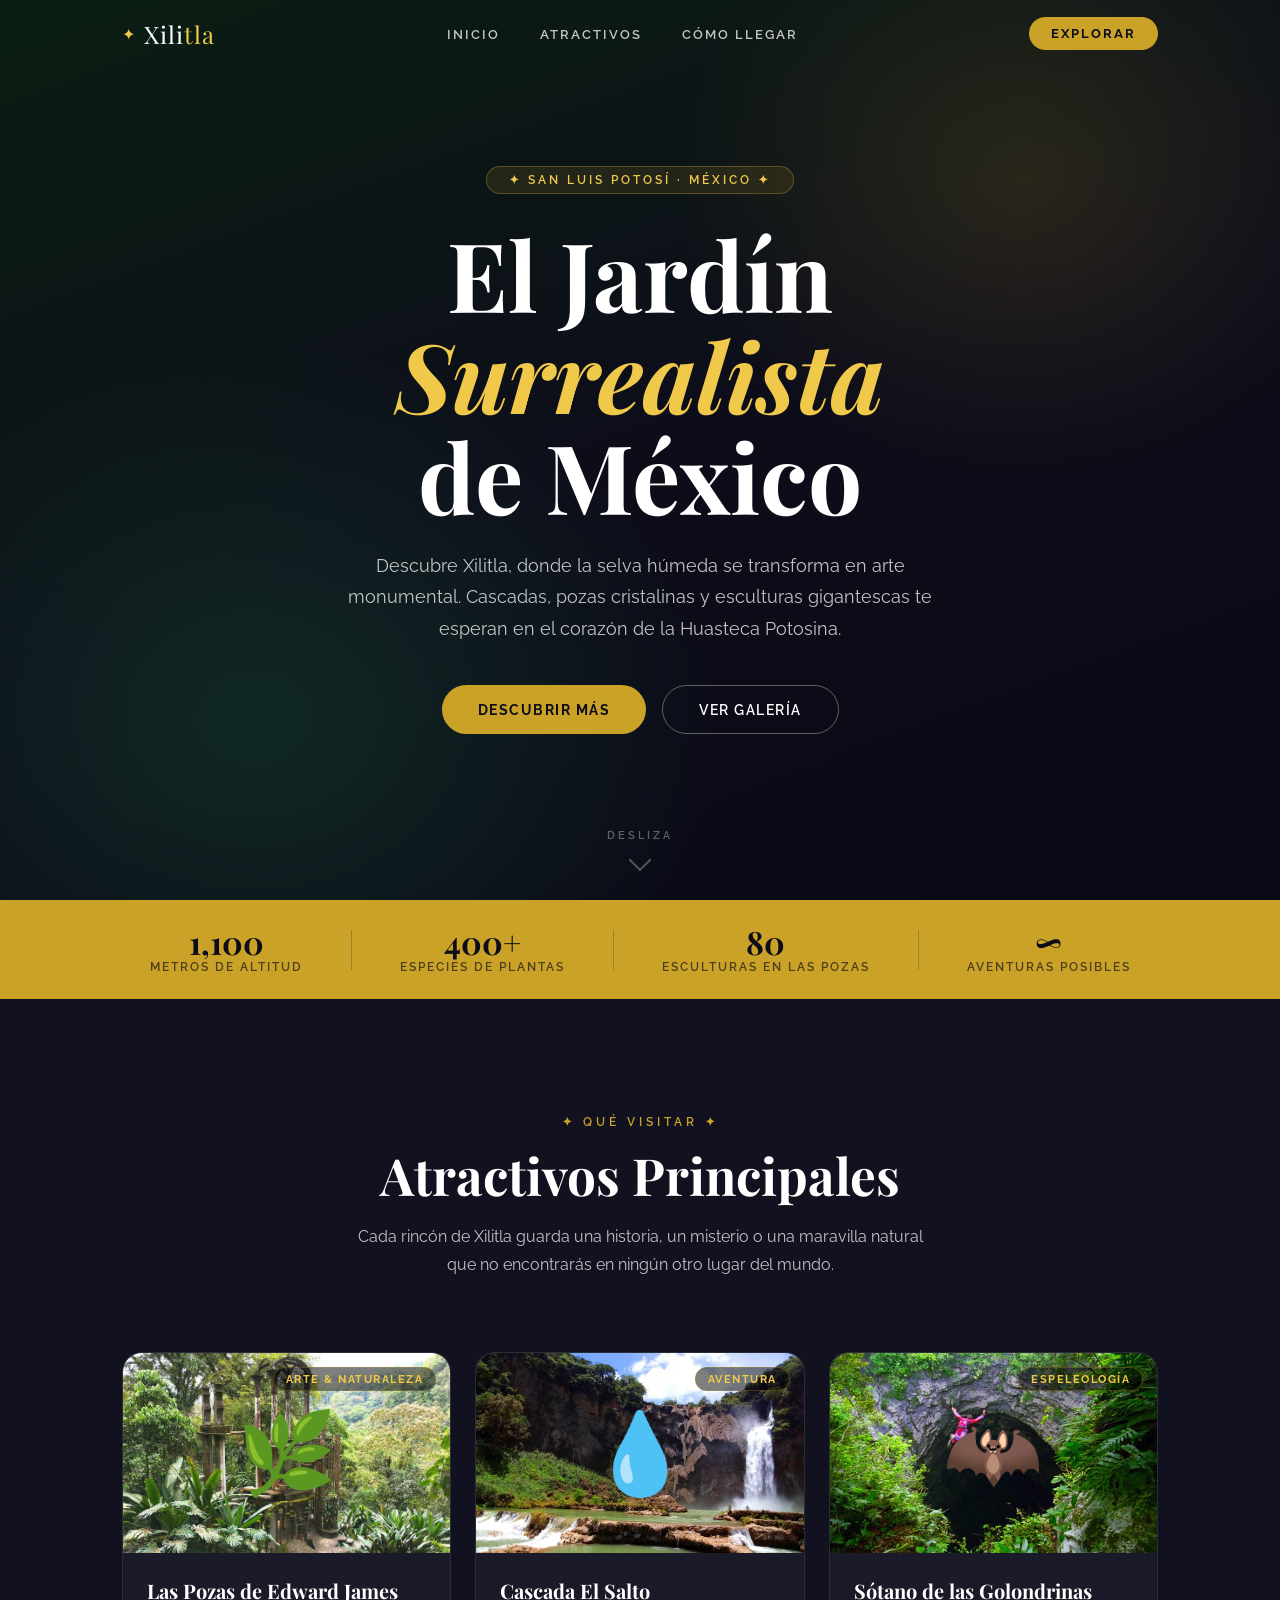
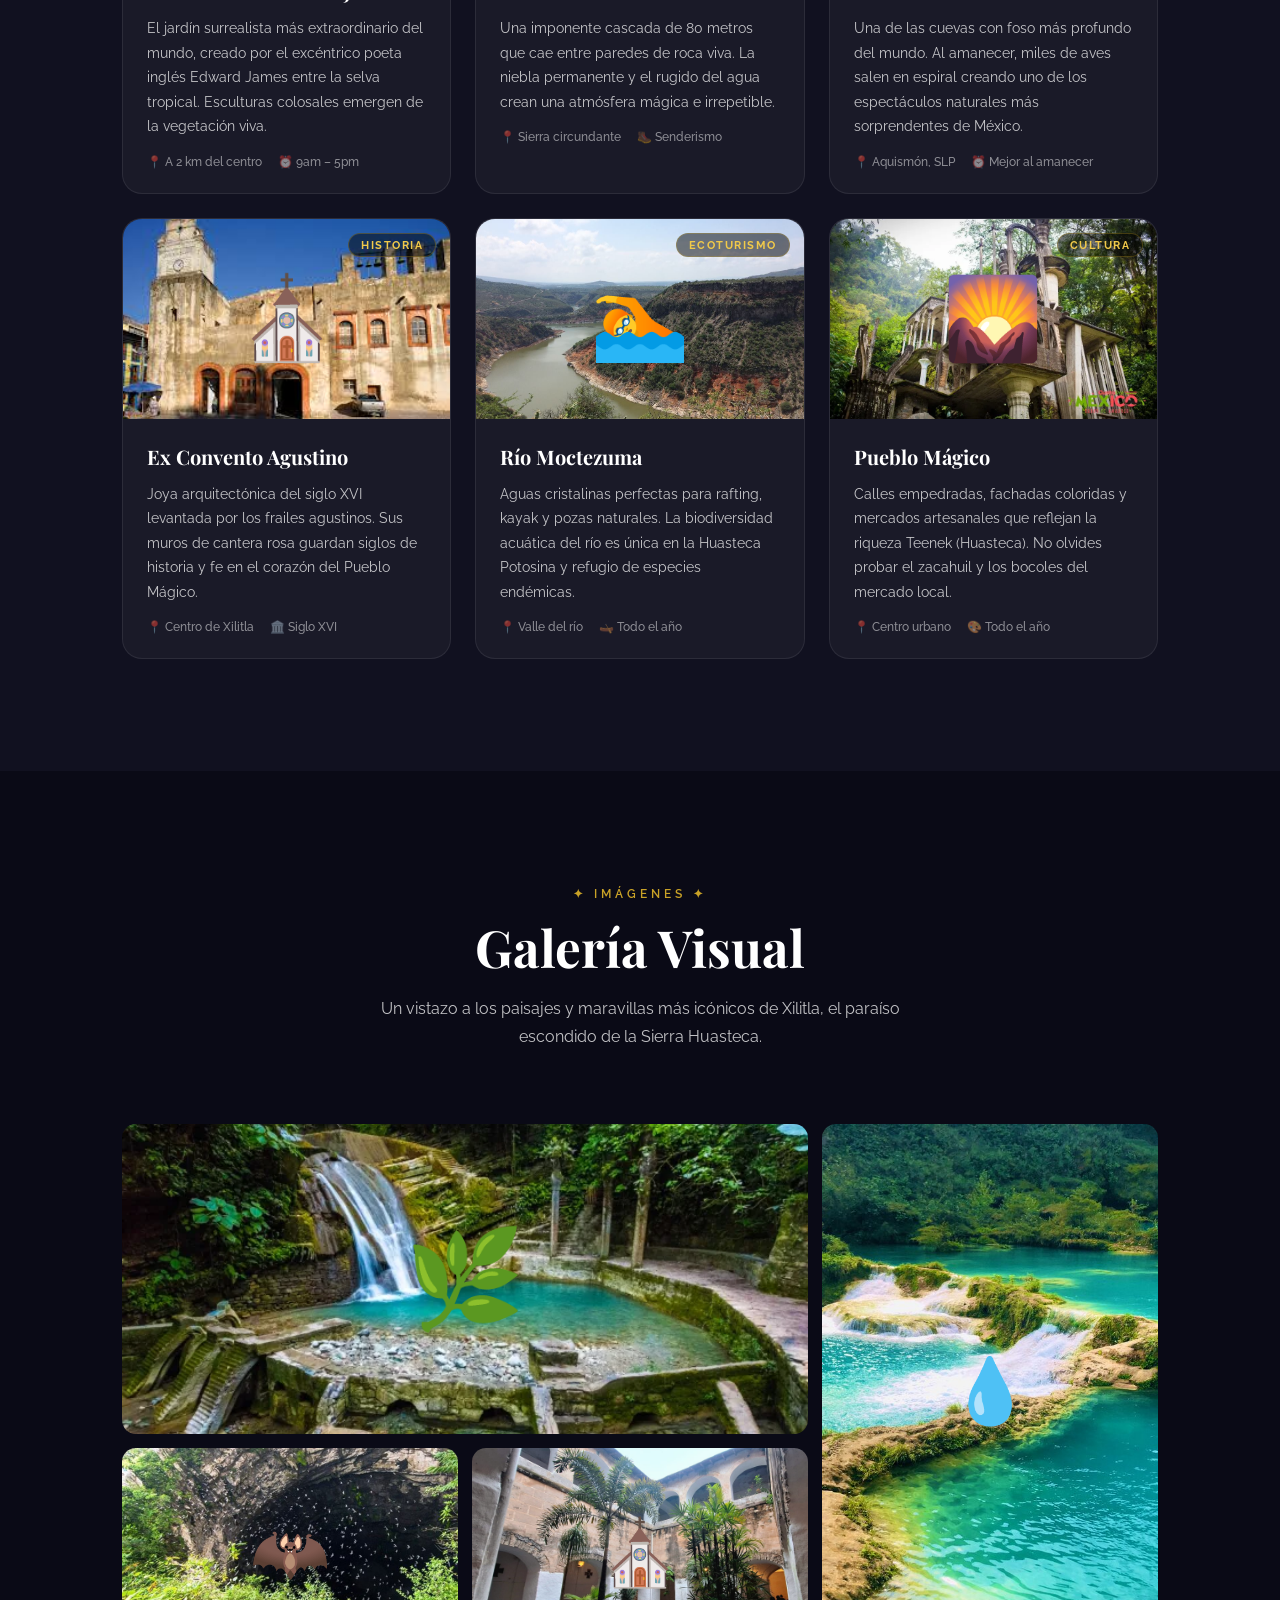
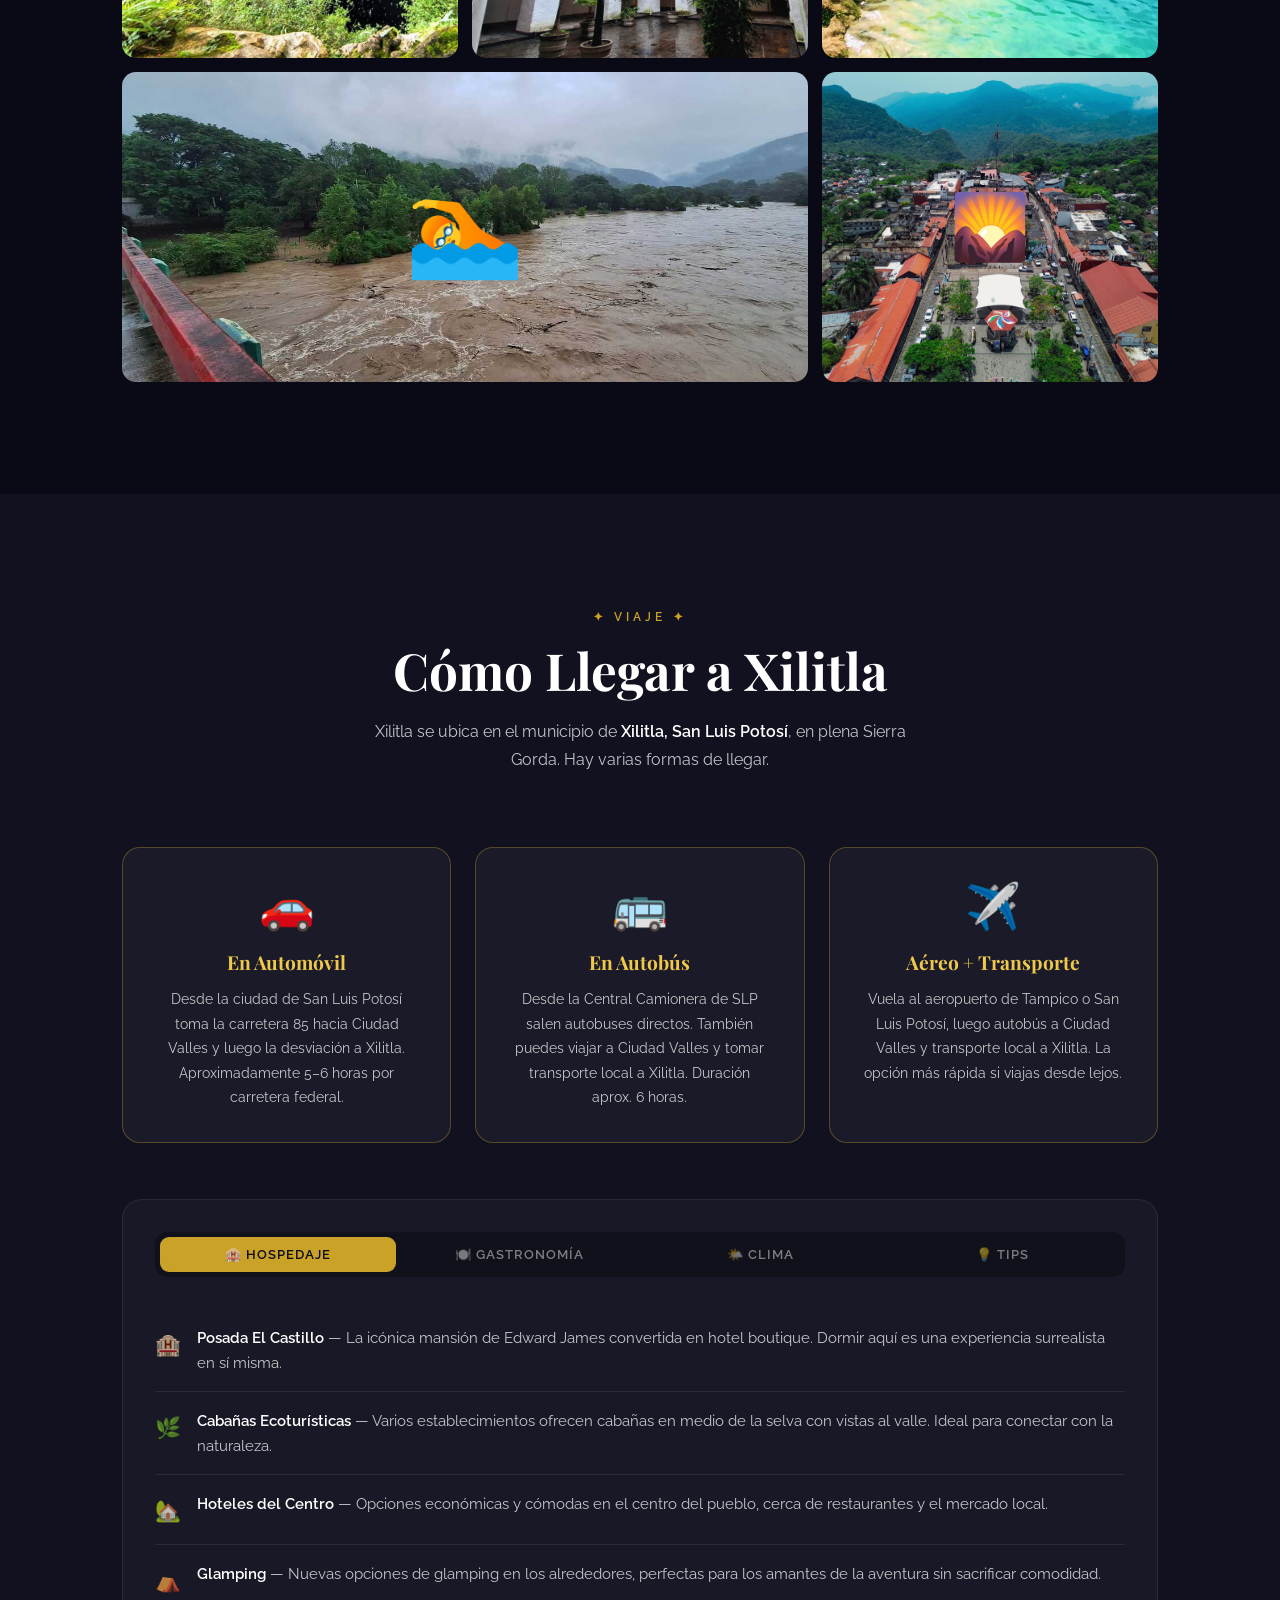
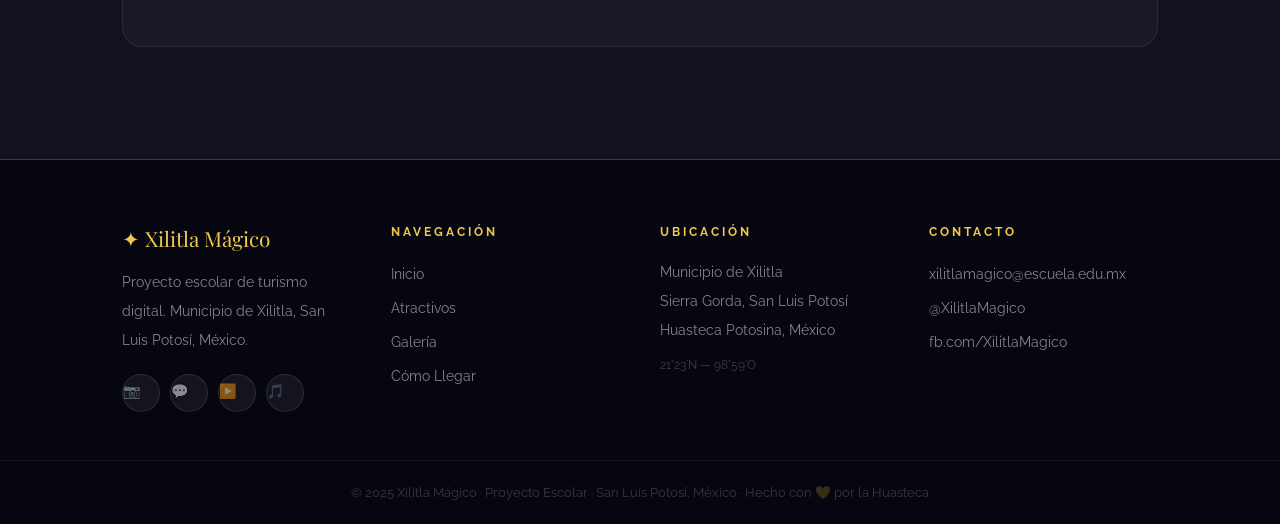
<file: index.html>
<!DOCTYPE html>
<html lang="es">
<head>
  <meta charset="UTF-8" />
  <meta name="viewport" content="width=device-width, initial-scale=1.0" />
  <title>Xilitla — El Jardín Surrealista de México</title>
  <link rel="stylesheet" href="style.css" />
  <link href="https://fonts.googleapis.com/css2?family=Playfair+Display:ital,wght@0,400;0,700;1,400&family=Raleway:wght@300;400;600;700&display=swap" rel="stylesheet" />
</head>
<body>

  <!-- ===== NAVEGACIÓN ===== -->
  <nav id="navbar">
    <div class="nav-inner">
      <div class="logo">
        <span class="logo-icon">✦</span>
        <span class="logo-text">Xili<em>tla</em></span>
      </div>
      <ul class="nav-links">
        <li><a href="#inicio">Inicio</a></li>
        <li><a href="#atractivos">Atractivos</a></li>
        <li><a href="#como-llegar">Cómo Llegar</a></li>
      </ul>
      <button class="nav-cta" onclick="smoothScroll('atractivos')">Explorar</button>
    </div>
  </nav>

  <!-- ===== HERO ===== -->
  <section class="hero" id="inicio">
    <div class="hero-bg"></div>
    <div class="hero-particles" id="particles"></div>
    <div class="hero-content">
      <div class="hero-badge">✦ San Luis Potosí · México ✦</div>
      <h1 class="hero-title">
        El Jardín<br />
        <em>Surrealista</em><br />
        de México
      </h1>
      <p class="hero-desc">
        Descubre Xilitla, donde la selva húmeda se transforma en arte monumental. Cascadas, pozas cristalinas y esculturas gigantescas te esperan en el corazón de la Huasteca Potosina.
      </p>
      <div class="hero-btns">
        <button class="btn-gold" onclick="smoothScroll('atractivos')">Descubrir más</button>
        <button class="btn-outline" onclick="smoothScroll('galeria')">Ver galería</button>
      </div>
    </div>
    <div class="hero-scroll-hint">
      <span>Desliza</span>
      <div class="scroll-arrow"></div>
    </div>
  </section>

  <!-- ===== BARRA DE DATOS ===== -->
  <div class="stats-bar">
    <div class="stat">
      <span class="stat-num">1,100</span>
      <span class="stat-label">metros de altitud</span>
    </div>
    <div class="stat-divider"></div>
    <div class="stat">
      <span class="stat-num">400+</span>
      <span class="stat-label">especies de plantas</span>
    </div>
    <div class="stat-divider"></div>
    <div class="stat">
      <span class="stat-num">80</span>
      <span class="stat-label">esculturas en Las Pozas</span>
    </div>
    <div class="stat-divider"></div>
    <div class="stat">
      <span class="stat-num">∞</span>
      <span class="stat-label">aventuras posibles</span>
    </div>
  </div>

  <!-- ===== ATRACTIVOS ===== -->
  <section id="atractivos" class="section section-dark">
    <div class="container">
      <div class="section-header reveal">
        <span class="section-tag">✦ Qué visitar ✦</span>
        <h2 class="section-title">Atractivos Principales</h2>
        <p class="section-desc">Cada rincón de Xilitla guarda una historia, un misterio o una maravilla natural que no encontrarás en ningún otro lugar del mundo.</p>
      </div>
      <div class="cards-grid">
        <div class="card reveal">
          <div class="card-visual verde">
            <span class="card-icon">🌿</span>
            <div class="card-overlay-tag">Arte &amp; Naturaleza</div>
          </div>
          <div class="card-body">
            <h3>Las Pozas de Edward James</h3>
            <p>El jardín surrealista más extraordinario del mundo, creado por el excéntrico poeta inglés Edward James entre la selva tropical. Esculturas colosales emergen de la vegetación viva.</p>
            <div class="card-detail">
              <span>📍 A 2 km del centro</span>
              <span>⏰ 9am – 5pm</span>
            </div>
          </div>
        </div>
        <div class="card reveal">
          <div class="card-visual azul">
            <span class="card-icon">💧</span>
            <div class="card-overlay-tag">Aventura</div>
          </div>
          <div class="card-body">
            <h3>Cascada El Salto</h3>
            <p>Una imponente cascada de 80 metros que cae entre paredes de roca viva. La niebla permanente y el rugido del agua crean una atmósfera mágica e irrepetible.</p>
            <div class="card-detail">
              <span>📍 Sierra circundante</span>
              <span>🥾 Senderismo</span>
            </div>
          </div>
        </div>
        <div class="card reveal">
          <div class="card-visual cafe">
            <span class="card-icon">🦇</span>
            <div class="card-overlay-tag">Espeleología</div>
          </div>
          <div class="card-body">
            <h3>Sótano de las Golondrinas</h3>
            <p>Una de las cuevas con foso más profundo del mundo. Al amanecer, miles de aves salen en espiral creando uno de los espectáculos naturales más sorprendentes de México.</p>
            <div class="card-detail">
              <span>📍 Aquismón, SLP</span>
              <span>⏰ Mejor al amanecer</span>
            </div>
          </div>
        </div>
        <div class="card reveal">
          <div class="card-visual musgo">
            <span class="card-icon">⛪</span>
            <div class="card-overlay-tag">Historia</div>
          </div>
          <div class="card-body">
            <h3>Ex Convento Agustino</h3>
            <p>Joya arquitectónica del siglo XVI levantada por los frailes agustinos. Sus muros de cantera rosa guardan siglos de historia y fe en el corazón del Pueblo Mágico.</p>
            <div class="card-detail">
              <span>📍 Centro de Xilitla</span>
              <span>🏛️ Siglo XVI</span>
            </div>
          </div>
        </div>
        <div class="card reveal">
          <div class="card-visual agua">
            <span class="card-icon">🏊</span>
            <div class="card-overlay-tag">Ecoturismo</div>
          </div>
          <div class="card-body">
            <h3>Río Moctezuma</h3>
            <p>Aguas cristalinas perfectas para rafting, kayak y pozas naturales. La biodiversidad acuática del río es única en la Huasteca Potosina y refugio de especies endémicas.</p>
            <div class="card-detail">
              <span>📍 Valle del río</span>
              <span>🛶 Todo el año</span>
            </div>
          </div>
        </div>
        <div class="card reveal">
          <div class="card-visual piedra">
            <span class="card-icon">🌄</span>
            <div class="card-overlay-tag">Cultura</div>
          </div>
          <div class="card-body">
            <h3>Pueblo Mágico</h3>
            <p>Calles empedradas, fachadas coloridas y mercados artesanales que reflejan la riqueza Teenek (Huasteca). No olvides probar el zacahuil y los bocoles del mercado local.</p>
            <div class="card-detail">
              <span>📍 Centro urbano</span>
              <span>🎨 Todo el año</span>
            </div>
          </div>
        </div>
      </div>
    </div>
  </section>

  <!-- ===== GALERÍA ===== -->
  <section id="galeria" class="section section-deeper">
    <div class="container">
      <div class="section-header reveal">
        <span class="section-tag">✦ Imágenes ✦</span>
        <h2 class="section-title">Galería Visual</h2>
        <p class="section-desc">Un vistazo a los paisajes y maravillas más icónicos de Xilitla, el paraíso escondido de la Sierra Huasteca.</p>
      </div>
      <div class="gallery-grid reveal">
        <div class="gallery-item featured g1">
          <span class="gallery-emoji">🌿</span>
          <div class="gallery-label">Las Pozas — Jardín Surrealista de Edward James</div>
        </div>
        <div class="gallery-item tall g2">
          <span class="gallery-emoji">💧</span>
          <div class="gallery-label">Cascada El Salto — 80 metros de caída libre</div>
        </div>
        <div class="gallery-item g3">
          <span class="gallery-emoji">🦇</span>
          <div class="gallery-label">Sótano de las Golondrinas al amanecer</div>
        </div>
        <div class="gallery-item g4">
          <span class="gallery-emoji">⛪</span>
          <div class="gallery-label">Ex Convento Agustino del siglo XVI</div>
        </div>
        <div class="gallery-item featured g5">
          <span class="gallery-emoji">🏊</span>
          <div class="gallery-label">Pozas naturales del Río Moctezuma</div>
        </div>
        <div class="gallery-item g6">
          <span class="gallery-emoji">🌄</span>
          <div class="gallery-label">Vista panorámica del Pueblo Mágico</div>
        </div>
      </div>
    </div>
  </section>

  <!-- ===== CÓMO LLEGAR ===== -->
  <section id="como-llegar" class="section section-dark">
    <div class="container">
      <div class="section-header reveal">
        <span class="section-tag">✦ Viaje ✦</span>
        <h2 class="section-title">Cómo Llegar a Xilitla</h2>
        <p class="section-desc">Xilitla se ubica en el municipio de <strong>Xilitla, San Luis Potosí</strong>, en plena Sierra Gorda. Hay varias formas de llegar.</p>
      </div>

      <div class="route-grid reveal">
        <div class="route-card">
          <div class="route-icon">🚗</div>
          <h3>En Automóvil</h3>
          <p>Desde la ciudad de San Luis Potosí toma la carretera 85 hacia Ciudad Valles y luego la desviación a Xilitla. Aproximadamente 5–6 horas por carretera federal.</p>
        </div>
        <div class="route-card">
          <div class="route-icon">🚌</div>
          <h3>En Autobús</h3>
          <p>Desde la Central Camionera de SLP salen autobuses directos. También puedes viajar a Ciudad Valles y tomar transporte local a Xilitla. Duración aprox. 6 horas.</p>
        </div>
        <div class="route-card">
          <div class="route-icon">✈️</div>
          <h3>Aéreo + Transporte</h3>
          <p>Vuela al aeropuerto de Tampico o San Luis Potosí, luego autobús a Ciudad Valles y transporte local a Xilitla. La opción más rápida si viajas desde lejos.</p>
        </div>
      </div>

      <!-- TABS -->
      <div class="tabs-section reveal">
        <div class="tabs-nav">
          <button class="tab-btn active" data-tab="hospedaje">🏨 Hospedaje</button>
          <button class="tab-btn" data-tab="gastronomia">🍽️ Gastronomía</button>
          <button class="tab-btn" data-tab="clima">🌤️ Clima</button>
          <button class="tab-btn" data-tab="tips">💡 Tips</button>
        </div>

        <div class="tab-panel active" id="hospedaje">
          <ul class="info-list">
            <li><span class="li-icon">🏨</span><div><strong>Posada El Castillo</strong> — La icónica mansión de Edward James convertida en hotel boutique. Dormir aquí es una experiencia surrealista en sí misma.</div></li>
            <li><span class="li-icon">🌿</span><div><strong>Cabañas Ecoturísticas</strong> — Varios establecimientos ofrecen cabañas en medio de la selva con vistas al valle. Ideal para conectar con la naturaleza.</div></li>
            <li><span class="li-icon">🏡</span><div><strong>Hoteles del Centro</strong> — Opciones económicas y cómodas en el centro del pueblo, cerca de restaurantes y el mercado local.</div></li>
            <li><span class="li-icon">⛺</span><div><strong>Glamping</strong> — Nuevas opciones de glamping en los alrededores, perfectas para los amantes de la aventura sin sacrificar comodidad.</div></li>
          </ul>
        </div>

        <div class="tab-panel" id="gastronomia">
          <ul class="info-list">
            <li><span class="li-icon">🌽</span><div><strong>Zacahuil</strong> — El tamal gigante huasteco, envuelto en hoja de plátano y cocido en horno de leña. El plato más emblemático de la región.</div></li>
            <li><span class="li-icon">🫔</span><div><strong>Bocoles</strong> — Gorditas de maíz con frijol, chicharrón o queso. Sencillas y deliciosas, se venden en los mercados locales.</div></li>
            <li><span class="li-icon">☕</span><div><strong>Café Xilitla</strong> — La región produce café de altura de excelente calidad. No salgas sin comprar café local para llevar a casa.</div></li>
            <li><span class="li-icon">🍬</span><div><strong>Dulces Típicos</strong> — Cocada, jamoncillo y cajeta artesanal son imperdibles en el mercado del pueblo.</div></li>
          </ul>
        </div>

        <div class="tab-panel" id="clima">
          <ul class="info-list">
            <li><span class="li-icon">☀️</span><div><strong>Temporada Seca (Nov–Abr)</strong> — Clima más fresco y seco, ideal para caminatas. Temperaturas de 15–25 °C. La mejor época para visitar Las Pozas.</div></li>
            <li><span class="li-icon">🌧️</span><div><strong>Temporada de Lluvias (May–Oct)</strong> — Las cascadas están en su máximo esplendor. El verde es intenso y el paisaje, mágico. Lleva impermeable.</div></li>
            <li><span class="li-icon">🌡️</span><div><strong>Temperatura Promedio</strong> — Entre 18 °C y 28 °C durante todo el año. El clima es subtropical húmedo, siempre verde y agradable.</div></li>
            <li><span class="li-icon">👕</span><div><strong>Qué llevar</strong> — Ropa ligera, zapatos de senderismo, repelente de insectos, protector solar y una chamarra para las noches.</div></li>
          </ul>
        </div>

        <div class="tab-panel" id="tips">
          <ul class="info-list">
            <li><span class="li-icon">📸</span><div><strong>Hora dorada fotográfica</strong> — Las Pozas son más fotogénicas al amanecer. Llega a las 7am para evitar multitudes y capturar la luz perfecta.</div></li>
            <li><span class="li-icon">💰</span><div><strong>Presupuesto</strong> — La entrada a Las Pozas tiene un costo. Lleva efectivo; muchos establecimientos locales no aceptan tarjeta.</div></li>
            <li><span class="li-icon">📶</span><div><strong>Conectividad</strong> — La señal de celular puede ser limitada en zonas boscosas. Descarga mapas offline antes de llegar.</div></li>
            <li><span class="li-icon">🌱</span><div><strong>Turismo responsable</strong> — No arranques plantas ni dejes basura. Xilitla es un ecosistema único que merece cuidado y respeto.</div></li>
          </ul>
        </div>
      </div>
    </div>
  </section>

  <!-- ===== FOOTER ===== -->
  <footer>
    <div class="footer-grid container">
      <div class="footer-col">
        <div class="footer-logo">✦ Xilitla Mágico</div>
        <p>Proyecto escolar de turismo digital. Municipio de Xilitla, San Luis Potosí, México.</p>
        <div class="social-links">
          <a class="social-link" href="#" title="Instagram">📷</a>
          <a class="social-link" href="#" title="Facebook">💬</a>
          <a class="social-link" href="#" title="YouTube">▶️</a>
          <a class="social-link" href="#" title="TikTok">🎵</a>
        </div>
      </div>
      <div class="footer-col">
        <h4>Navegación</h4>
        <a href="#inicio">Inicio</a>
        <a href="#atractivos">Atractivos</a>
        <a href="#galeria">Galería</a>
        <a href="#como-llegar">Cómo Llegar</a>
      </div>
      <div class="footer-col">
        <h4>Ubicación</h4>
        <p>Municipio de Xilitla</p>
        <p>Sierra Gorda, San Luis Potosí</p>
        <p>Huasteca Potosina, México</p>
        <p class="coords">21°23'N — 98°59'O</p>
      </div>
      <div class="footer-col">
        <h4>Contacto</h4>
        <a href="mailto:xilitlamagico@escuela.edu.mx">xilitlamagico@escuela.edu.mx</a>
        <a href="#">@XilitlaMagico</a>
        <a href="#">fb.com/XilitlaMagico</a>
      </div>
    </div>
    <div class="footer-bottom">
      <div class="container">
        <p>© 2025 Xilitla Mágico · Proyecto Escolar · San Luis Potosí, México · Hecho con 💛 por la Huasteca</p>
      </div>
    </div>
  </footer>

  <script src="script.js"></script>
</body>
</html>
</file>
<file: style.css>
/* ============================================
   XILITLA — ESTILOS PRINCIPALES
   style.css
   ============================================ */

/* === RESET Y BASE === */
*, *::before, *::after {
  margin: 0;
  padding: 0;
  box-sizing: border-box;
}

:root {
  --verde:        #1a6b3c;
  --verde-claro:  #2db870;
  --dorado:       #c9a227;
  --dorado-claro: #f0c94a;
  --crema:        #fdf6e3;
  --oscuro:       #0d0d1a;
  --oscuro-2:     #111120;
  --oscuro-3:     #0a0a16;
  --texto:        rgba(255, 255, 255, 0.75);
  --texto-claro:  rgba(255, 255, 255, 0.5);
  --borde:        rgba(255, 255, 255, 0.08);
  --borde-dorado: rgba(201, 162, 39, 0.35);
  --font-display: 'Playfair Display', Georgia, serif;
  --font-body:    'Raleway', sans-serif;
  --transition:   0.35s cubic-bezier(0.4, 0, 0.2, 1);
}

html {
  scroll-behavior: smooth;
}

body {
  font-family: var(--font-body);
  background: var(--oscuro);
  color: var(--crema);
  overflow-x: hidden;
  -webkit-font-smoothing: antialiased;
}

a {
  text-decoration: none;
  color: inherit;
}

strong {
  color: #fff;
  font-weight: 600;
}

/* === UTILIDADES === */
.container {
  max-width: 1100px;
  margin: 0 auto;
  padding: 0 2rem;
}

.section {
  padding: 7rem 2rem;
}

.section-dark   { background: var(--oscuro-2); }
.section-deeper { background: var(--oscuro-3); }

/* === ANIMACIONES REVEAL === */
.reveal {
  opacity: 0;
  transform: translateY(40px);
  transition: opacity 0.7s ease, transform 0.7s ease;
}
.reveal.visible {
  opacity: 1;
  transform: translateY(0);
}

/* ============================================
   NAVEGACIÓN
   ============================================ */
#navbar {
  position: fixed;
  top: 0;
  left: 0;
  right: 0;
  z-index: 999;
  background: rgba(10, 10, 22, 0.0);
  backdrop-filter: blur(0px);
  border-bottom: 1px solid transparent;
  transition: background 0.4s, backdrop-filter 0.4s, border-color 0.4s;
  height: 68px;
  display: flex;
  align-items: center;
}

#navbar.scrolled {
  background: rgba(10, 10, 22, 0.94);
  backdrop-filter: blur(14px);
  border-bottom-color: var(--borde-dorado);
}

.nav-inner {
  width: 100%;
  max-width: 1100px;
  margin: 0 auto;
  padding: 0 2rem;
  display: flex;
  align-items: center;
  justify-content: space-between;
}

.logo {
  display: flex;
  align-items: center;
  gap: 8px;
  font-family: var(--font-display);
  font-size: 1.5rem;
  color: #fff;
  letter-spacing: 1px;
}

.logo-icon {
  color: var(--dorado-claro);
  font-size: 1rem;
}

.logo-text em {
  font-style: normal;
  color: var(--dorado-claro);
}

.nav-links {
  display: flex;
  list-style: none;
  gap: 2.5rem;
}

.nav-links a {
  font-size: 0.82rem;
  font-weight: 600;
  letter-spacing: 2px;
  text-transform: uppercase;
  color: rgba(255, 255, 255, 0.75);
  position: relative;
  padding-bottom: 4px;
  transition: color var(--transition);
}

.nav-links a::after {
  content: '';
  position: absolute;
  bottom: 0;
  left: 0;
  width: 0;
  height: 1px;
  background: var(--dorado);
  transition: width var(--transition);
}

.nav-links a:hover {
  color: var(--dorado-claro);
}

.nav-links a:hover::after {
  width: 100%;
}

.nav-cta {
  background: var(--dorado);
  color: var(--oscuro);
  border: none;
  padding: 9px 22px;
  border-radius: 22px;
  cursor: pointer;
  font-family: var(--font-body);
  font-weight: 700;
  font-size: 0.82rem;
  letter-spacing: 2px;
  text-transform: uppercase;
  transition: background var(--transition), transform var(--transition);
}

.nav-cta:hover {
  background: var(--dorado-claro);
  transform: scale(1.05);
}

/* ============================================
   HERO
   ============================================ */
.hero {
  min-height: 100vh;
  position: relative;
  overflow: hidden;
  display: flex;
  align-items: center;
  justify-content: center;
  text-align: center;
}

.hero-bg {
  position: absolute;
  inset: 0;
  background:
    radial-gradient(ellipse 60% 70% at 20% 80%, rgba(26, 107, 60, 0.3) 0%, transparent 60%),
    radial-gradient(ellipse 50% 60% at 80% 20%, rgba(201, 162, 39, 0.15) 0%, transparent 55%),
    linear-gradient(160deg, #0a1e12 0%, #0d0d1a 50%, #0a0a16 100%);
}

.hero-particles {
  position: absolute;
  inset: 0;
  pointer-events: none;
}

.particle {
  position: absolute;
  border-radius: 50%;
  opacity: 0;
  animation: particle-float linear infinite;
}

@keyframes particle-float {
  0%   { opacity: 0; transform: translateY(0) scale(0.5); }
  10%  { opacity: 0.6; }
  90%  { opacity: 0.2; }
  100% { opacity: 0; transform: translateY(-120px) scale(1.2); }
}

.hero-content {
  position: relative;
  z-index: 2;
  max-width: 820px;
  padding: 2rem;
  animation: hero-enter 1.2s cubic-bezier(0.22, 1, 0.36, 1) both;
}

@keyframes hero-enter {
  from { opacity: 0; transform: translateY(50px); }
  to   { opacity: 1; transform: translateY(0); }
}

.hero-badge {
  display: inline-block;
  background: rgba(201, 162, 39, 0.12);
  border: 1px solid var(--borde-dorado);
  color: var(--dorado-claro);
  padding: 6px 22px;
  border-radius: 22px;
  font-size: 0.75rem;
  font-weight: 600;
  letter-spacing: 3px;
  text-transform: uppercase;
  margin-bottom: 1.8rem;
  animation: hero-enter 1.2s ease 0.15s both;
}

.hero-title {
  font-family: var(--font-display);
  font-size: clamp(3rem, 8vw, 6rem);
  line-height: 1.05;
  color: #fff;
  margin-bottom: 1.5rem;
  animation: hero-enter 1.2s ease 0.3s both;
}

.hero-title em {
  font-style: italic;
  color: var(--dorado-claro);
}

.hero-desc {
  font-size: 1.1rem;
  color: var(--texto);
  line-height: 1.8;
  max-width: 600px;
  margin: 0 auto 2.5rem;
  animation: hero-enter 1.2s ease 0.45s both;
}

.hero-btns {
  display: flex;
  gap: 1rem;
  justify-content: center;
  flex-wrap: wrap;
  animation: hero-enter 1.2s ease 0.6s both;
}

.btn-gold {
  background: var(--dorado);
  color: var(--oscuro);
  border: none;
  padding: 15px 36px;
  border-radius: 32px;
  font-family: var(--font-body);
  font-size: 0.9rem;
  font-weight: 700;
  letter-spacing: 1.5px;
  text-transform: uppercase;
  cursor: pointer;
  transition: background var(--transition), transform var(--transition), box-shadow var(--transition);
}

.btn-gold:hover {
  background: var(--dorado-claro);
  transform: translateY(-3px);
  box-shadow: 0 12px 35px rgba(201, 162, 39, 0.35);
}

.btn-outline {
  background: transparent;
  color: #fff;
  border: 1px solid rgba(255, 255, 255, 0.35);
  padding: 15px 36px;
  border-radius: 32px;
  font-family: var(--font-body);
  font-size: 0.9rem;
  font-weight: 600;
  letter-spacing: 1.5px;
  text-transform: uppercase;
  cursor: pointer;
  transition: border-color var(--transition), background var(--transition), transform var(--transition);
}

.btn-outline:hover {
  border-color: #fff;
  background: rgba(255, 255, 255, 0.07);
  transform: translateY(-3px);
}

.hero-scroll-hint {
  position: absolute;
  bottom: 32px;
  left: 50%;
  transform: translateX(-50%);
  display: flex;
  flex-direction: column;
  align-items: center;
  gap: 10px;
  color: rgba(255, 255, 255, 0.35);
  font-size: 0.7rem;
  font-weight: 600;
  letter-spacing: 3px;
  text-transform: uppercase;
  animation: bounce 2.2s ease-in-out infinite;
}

.scroll-arrow {
  width: 16px;
  height: 16px;
  border-right: 2px solid rgba(255, 255, 255, 0.3);
  border-bottom: 2px solid rgba(255, 255, 255, 0.3);
  transform: rotate(45deg);
}

@keyframes bounce {
  0%, 100% { transform: translateX(-50%) translateY(0); }
  50%       { transform: translateX(-50%) translateY(10px); }
}

/* ============================================
   BARRA DE ESTADÍSTICAS
   ============================================ */
.stats-bar {
  background: var(--dorado);
  padding: 1.6rem 2rem;
  display: flex;
  justify-content: center;
  align-items: center;
  gap: 3rem;
  flex-wrap: wrap;
}

.stat {
  display: flex;
  flex-direction: column;
  align-items: center;
  gap: 2px;
}

.stat-num {
  font-family: var(--font-display);
  font-size: 2rem;
  font-weight: 700;
  color: var(--oscuro);
  line-height: 1;
}

.stat-label {
  font-size: 0.72rem;
  font-weight: 600;
  letter-spacing: 2px;
  text-transform: uppercase;
  color: rgba(10, 10, 26, 0.65);
}

.stat-divider {
  width: 1px;
  height: 40px;
  background: rgba(10, 10, 26, 0.2);
}

/* ============================================
   CABECERAS DE SECCIÓN
   ============================================ */
.section-header {
  text-align: center;
  margin-bottom: 4.5rem;
}

.section-tag {
  display: inline-block;
  color: var(--dorado);
  font-size: 0.75rem;
  font-weight: 600;
  letter-spacing: 4px;
  text-transform: uppercase;
  margin-bottom: 1rem;
}

.section-title {
  font-family: var(--font-display);
  font-size: clamp(2rem, 4vw, 3.2rem);
  color: #fff;
  margin-bottom: 1rem;
  line-height: 1.2;
}

.section-desc {
  color: var(--texto);
  max-width: 580px;
  margin: 0 auto;
  line-height: 1.8;
  font-size: 1rem;
}

/* ============================================
   TARJETAS DE ATRACTIVOS
   ============================================ */
.cards-grid {
  display: grid;
  grid-template-columns: repeat(auto-fit, minmax(300px, 1fr));
  gap: 1.5rem;
}

.card {
  background: rgba(255, 255, 255, 0.04);
  border: 1px solid var(--borde);
  border-radius: 20px;
  overflow: hidden;
  transition: transform var(--transition), box-shadow var(--transition), border-color var(--transition);
  cursor: default;
}

.card:hover {
  transform: translateY(-10px);
  box-shadow: 0 24px 60px rgba(0, 0, 0, 0.45);
  border-color: var(--borde-dorado);
}

.card-visual {
  height: 200px;
  position: relative;
  display: flex;
  align-items: center;
  justify-content: center;
  overflow: hidden;
}

.card-visual.verde {
  background: url('img/las-pozas.jpg') center/cover no-repeat;
}

.card-visual.azul {
  background: url('img/cascada-el-salto.jpg') center/cover no-repeat;
}

.card-visual.cafe {
  background: url('img/sotano-golondrinas.jpg') center/cover no-repeat;
}

.card-visual.musgo {
  background: url('img/convento-xilitla.jpg') center/cover no-repeat;
}

.card-visual.agua {
  background: url('img/rio-moctezuma.jpg') center/cover no-repeat;
}

.card-visual.piedra {
  background: url('img/pueblo-xilitla.jpg') center/cover no-repeat;
}

.card-icon {
  font-size: 5rem;
  position: relative;
  z-index: 1;
  transition: transform 0.4s ease;
}

.card:hover .card-icon {
  transform: scale(1.15) rotate(-5deg);
}

.card-overlay-tag {
  position: absolute;
  top: 14px;
  right: 14px;
  background: rgba(0, 0, 0, 0.5);
  color: var(--dorado-claro);
  font-size: 0.7rem;
  font-weight: 700;
  letter-spacing: 1.5px;
  text-transform: uppercase;
  padding: 4px 12px;
  border-radius: 12px;
  border: 1px solid rgba(201, 162, 39, 0.3);
}

.card-body {
  padding: 1.5rem;
}

.card-body h3 {
  font-family: var(--font-display);
  font-size: 1.25rem;
  color: #fff;
  margin-bottom: 0.75rem;
}

.card-body p {
  font-size: 0.9rem;
  color: var(--texto);
  line-height: 1.7;
  margin-bottom: 1rem;
}

.card-detail {
  display: flex;
  gap: 1rem;
  flex-wrap: wrap;
}

.card-detail span {
  font-size: 0.75rem;
  color: var(--texto-claro);
  font-weight: 500;
}

/* ============================================
   GALERÍA
   ============================================ */
.gallery-grid {
  display: grid;
  grid-template-columns: repeat(3, 1fr);
  gap: 14px;
}

.gallery-item {
  border-radius: 14px;
  overflow: hidden;
  position: relative;
  min-height: 210px;
  display: flex;
  align-items: center;
  justify-content: center;
  cursor: pointer;
  transition: transform 0.4s ease, filter 0.4s ease;
}

.gallery-item:hover {
  transform: scale(1.03);
  filter: brightness(1.15);
  z-index: 2;
}

.gallery-item.featured { grid-column: span 2; min-height: 310px; }
.gallery-item.tall     { grid-row: span 2; }

.g1 { background: url('img/pozas1.jpg') center/cover no-repeat; }
.g2 { background: url('img/cascada2.jpg') center/cover no-repeat; }
.g3 { background: url('img/golondrinas.jpg') center/cover no-repeat; }
.g4 { background: url('img/convento2.jpg') center/cover no-repeat; }
.g5 { background: url('img/rio2.jpg') center/cover no-repeat; }
.g6 { background: url('img/pueblo2.jpg') center/cover no-repeat; }

.gallery-emoji {
  font-size: 4rem;
  position: relative;
  z-index: 1;
  pointer-events: none;
}

.gallery-item.featured .gallery-emoji { font-size: 6rem; }

.gallery-label {
  position: absolute;
  bottom: 0;
  left: 0;
  right: 0;
  padding: 1.5rem 1rem 1rem;
  background: linear-gradient(transparent, rgba(0, 0, 0, 0.72));
  color: #fff;
  font-size: 0.85rem;
  font-weight: 600;
  letter-spacing: 0.5px;
  transform: translateY(100%);
  transition: transform 0.35s ease;
}

.gallery-item:hover .gallery-label {
  transform: translateY(0);
}

/* ============================================
   CÓMO LLEGAR — RUTAS
   ============================================ */
.route-grid {
  display: grid;
  grid-template-columns: repeat(auto-fit, minmax(260px, 1fr));
  gap: 1.5rem;
  margin-bottom: 3.5rem;
}

.route-card {
  background: rgba(255, 255, 255, 0.04);
  border: 1px solid var(--borde-dorado);
  border-radius: 18px;
  padding: 2rem;
  text-align: center;
  transition: border-color var(--transition), transform var(--transition), background var(--transition);
}

.route-card:hover {
  border-color: var(--dorado);
  background: rgba(201, 162, 39, 0.06);
  transform: translateY(-5px);
}

.route-icon {
  font-size: 2.8rem;
  margin-bottom: 1rem;
  display: block;
}

.route-card h3 {
  font-family: var(--font-display);
  font-size: 1.2rem;
  color: var(--dorado-claro);
  margin-bottom: 0.75rem;
}

.route-card p {
  font-size: 0.9rem;
  color: var(--texto);
  line-height: 1.7;
}

/* ============================================
   TABS
   ============================================ */
.tabs-section {
  background: rgba(255, 255, 255, 0.03);
  border: 1px solid var(--borde);
  border-radius: 20px;
  padding: 2rem;
}

.tabs-nav {
  display: flex;
  gap: 6px;
  background: rgba(0, 0, 0, 0.3);
  border-radius: 12px;
  padding: 5px;
  margin-bottom: 2rem;
  flex-wrap: wrap;
}

.tab-btn {
  flex: 1;
  min-width: 120px;
  padding: 10px 14px;
  border: none;
  background: transparent;
  color: rgba(255, 255, 255, 0.45);
  border-radius: 9px;
  cursor: pointer;
  font-family: var(--font-body);
  font-size: 0.82rem;
  font-weight: 600;
  letter-spacing: 1px;
  transition: background var(--transition), color var(--transition);
  text-transform: uppercase;
}

.tab-btn.active {
  background: var(--dorado);
  color: var(--oscuro);
}

.tab-btn:hover:not(.active) {
  background: rgba(255, 255, 255, 0.07);
  color: rgba(255, 255, 255, 0.7);
}

.tab-panel {
  display: none;
  animation: fadeIn 0.4s ease;
}

.tab-panel.active {
  display: block;
}

@keyframes fadeIn {
  from { opacity: 0; transform: translateY(12px); }
  to   { opacity: 1; transform: translateY(0); }
}

.info-list {
  list-style: none;
}

.info-list li {
  display: flex;
  align-items: flex-start;
  gap: 1rem;
  padding: 1rem 0;
  border-bottom: 1px solid var(--borde);
  color: var(--texto);
  font-size: 0.92rem;
  line-height: 1.7;
}

.info-list li:last-child {
  border-bottom: none;
}

.li-icon {
  font-size: 1.3rem;
  flex-shrink: 0;
  margin-top: 2px;
}

/* ============================================
   FOOTER
   ============================================ */
footer {
  background: #060610;
  border-top: 1px solid var(--borde-dorado);
  padding-top: 4rem;
}

.footer-grid {
  display: grid;
  grid-template-columns: repeat(auto-fit, minmax(200px, 1fr));
  gap: 2.5rem;
  padding-bottom: 3rem;
}

.footer-logo {
  font-family: var(--font-display);
  font-size: 1.3rem;
  color: var(--dorado-claro);
  margin-bottom: 1rem;
}

.footer-col p {
  font-size: 0.9rem;
  color: var(--texto-claro);
  line-height: 2;
}

.footer-col h4 {
  font-size: 0.78rem;
  font-weight: 700;
  letter-spacing: 3px;
  text-transform: uppercase;
  color: var(--dorado-claro);
  margin-bottom: 1.2rem;
}

.footer-col a {
  display: block;
  font-size: 0.88rem;
  color: var(--texto-claro);
  line-height: 2.4;
  transition: color var(--transition);
}

.footer-col a:hover {
  color: var(--dorado-claro);
}

.coords {
  color: rgba(255, 255, 255, 0.22) !important;
  font-size: 0.78rem !important;
  margin-top: 0.5rem;
}

.social-links {
  display: flex;
  gap: 10px;
  margin-top: 1.2rem;
  flex-wrap: wrap;
}

.social-link {
  width: 38px;
  height: 38px;
  border-radius: 50%;
  background: rgba(255, 255, 255, 0.06);
  border: 1px solid rgba(255, 255, 255, 0.1);
  display: flex;
  align-items: center;
  justify-content: center;
  font-size: 1rem;
  transition: background var(--transition), border-color var(--transition), transform var(--transition);
}

.social-link:hover {
  background: var(--dorado);
  border-color: var(--dorado);
  transform: scale(1.1);
}

.footer-bottom {
  border-top: 1px solid rgba(255, 255, 255, 0.06);
  padding: 1.5rem 2rem;
  text-align: center;
}

.footer-bottom p {
  font-size: 0.8rem;
  color: rgba(255, 255, 255, 0.2);
}

/* ============================================
   RESPONSIVE
   ============================================ */
@media (max-width: 768px) {
  .nav-links { display: none; }

  .hero-title { font-size: 2.8rem; }

  .stats-bar {
    gap: 1.5rem;
    padding: 1.2rem;
  }
  .stat-divider { display: none; }

  .gallery-grid {
    grid-template-columns: 1fr 1fr;
  }
  .gallery-item.featured { grid-column: span 2; }
  .gallery-item.tall     { grid-row: auto; }

  .tabs-nav { gap: 4px; }
  .tab-btn  { min-width: 80px; font-size: 0.72rem; padding: 8px 8px; }

  .section { padding: 4.5rem 1.2rem; }
}

@media (max-width: 480px) {
  .gallery-grid {
    grid-template-columns: 1fr;
  }
  .gallery-item.featured { grid-column: span 1; }
  .hero-btns { flex-direction: column; align-items: center; }
}
</file>
